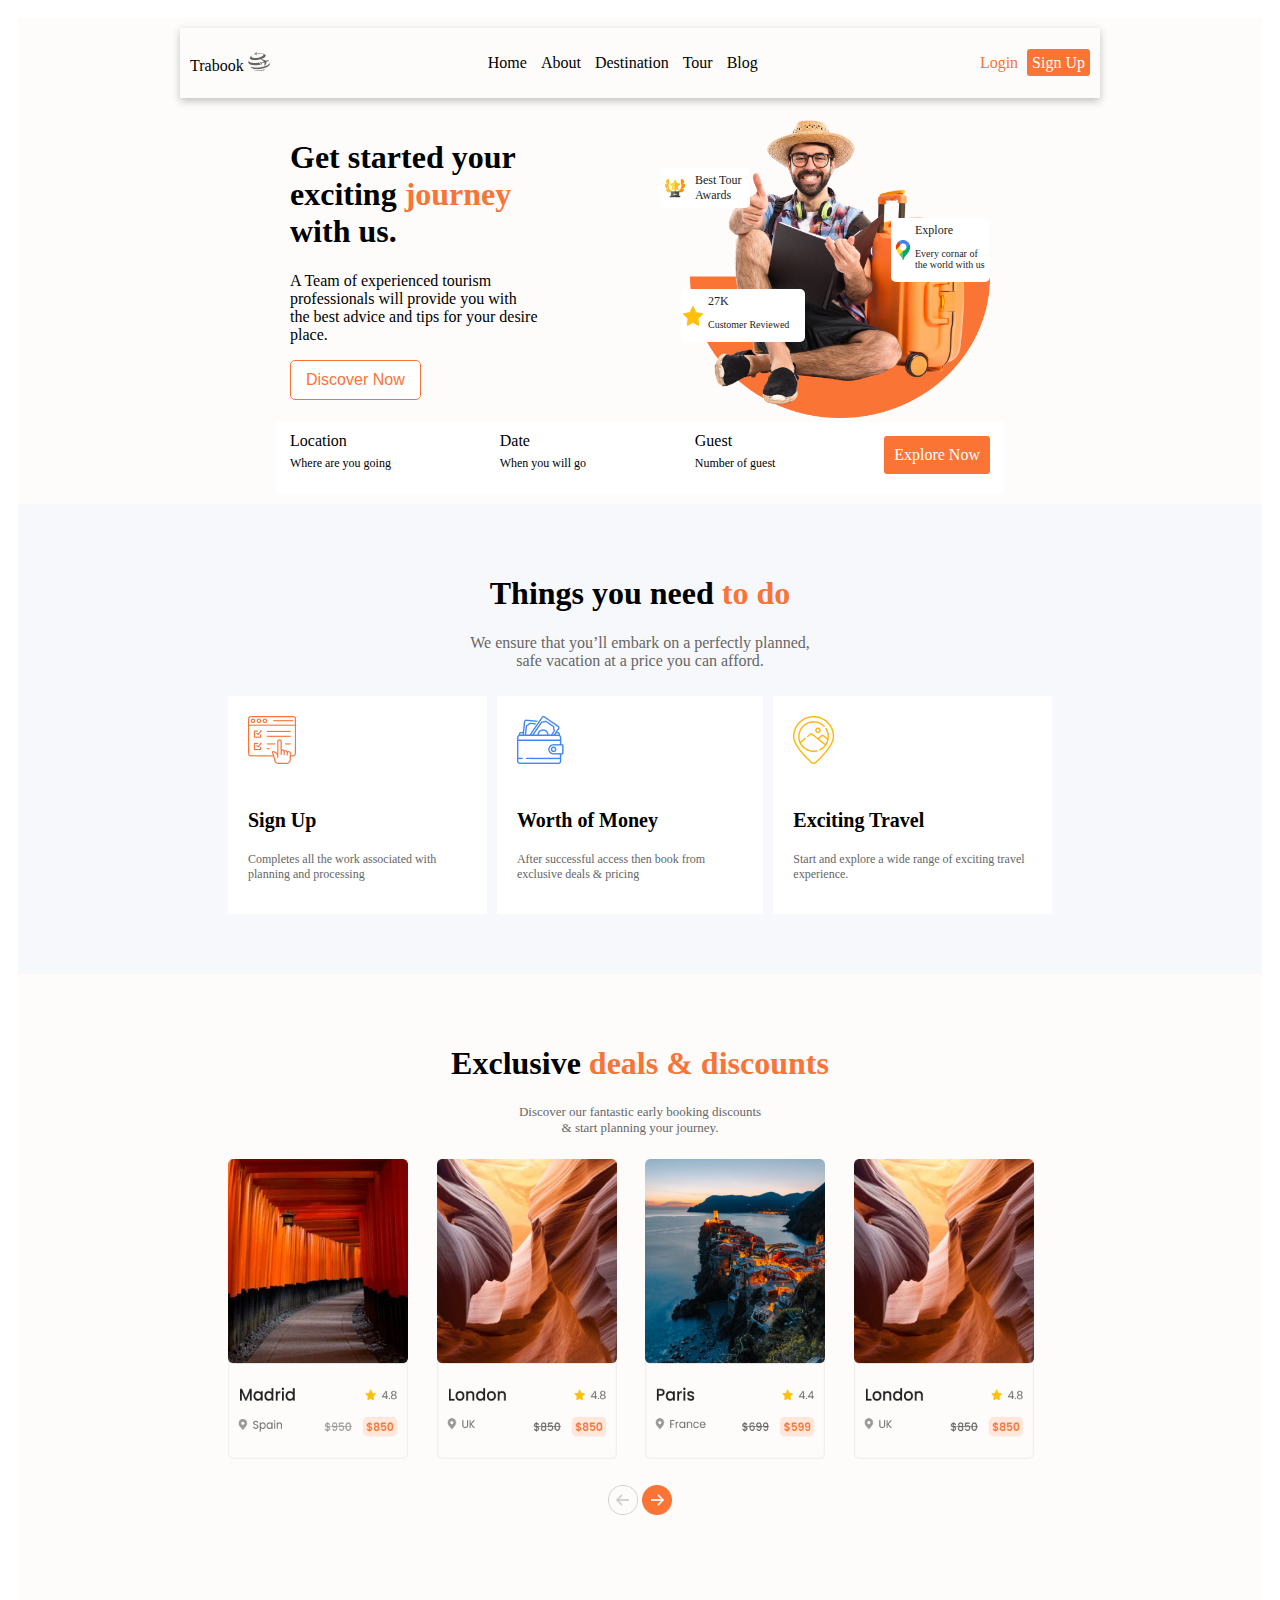
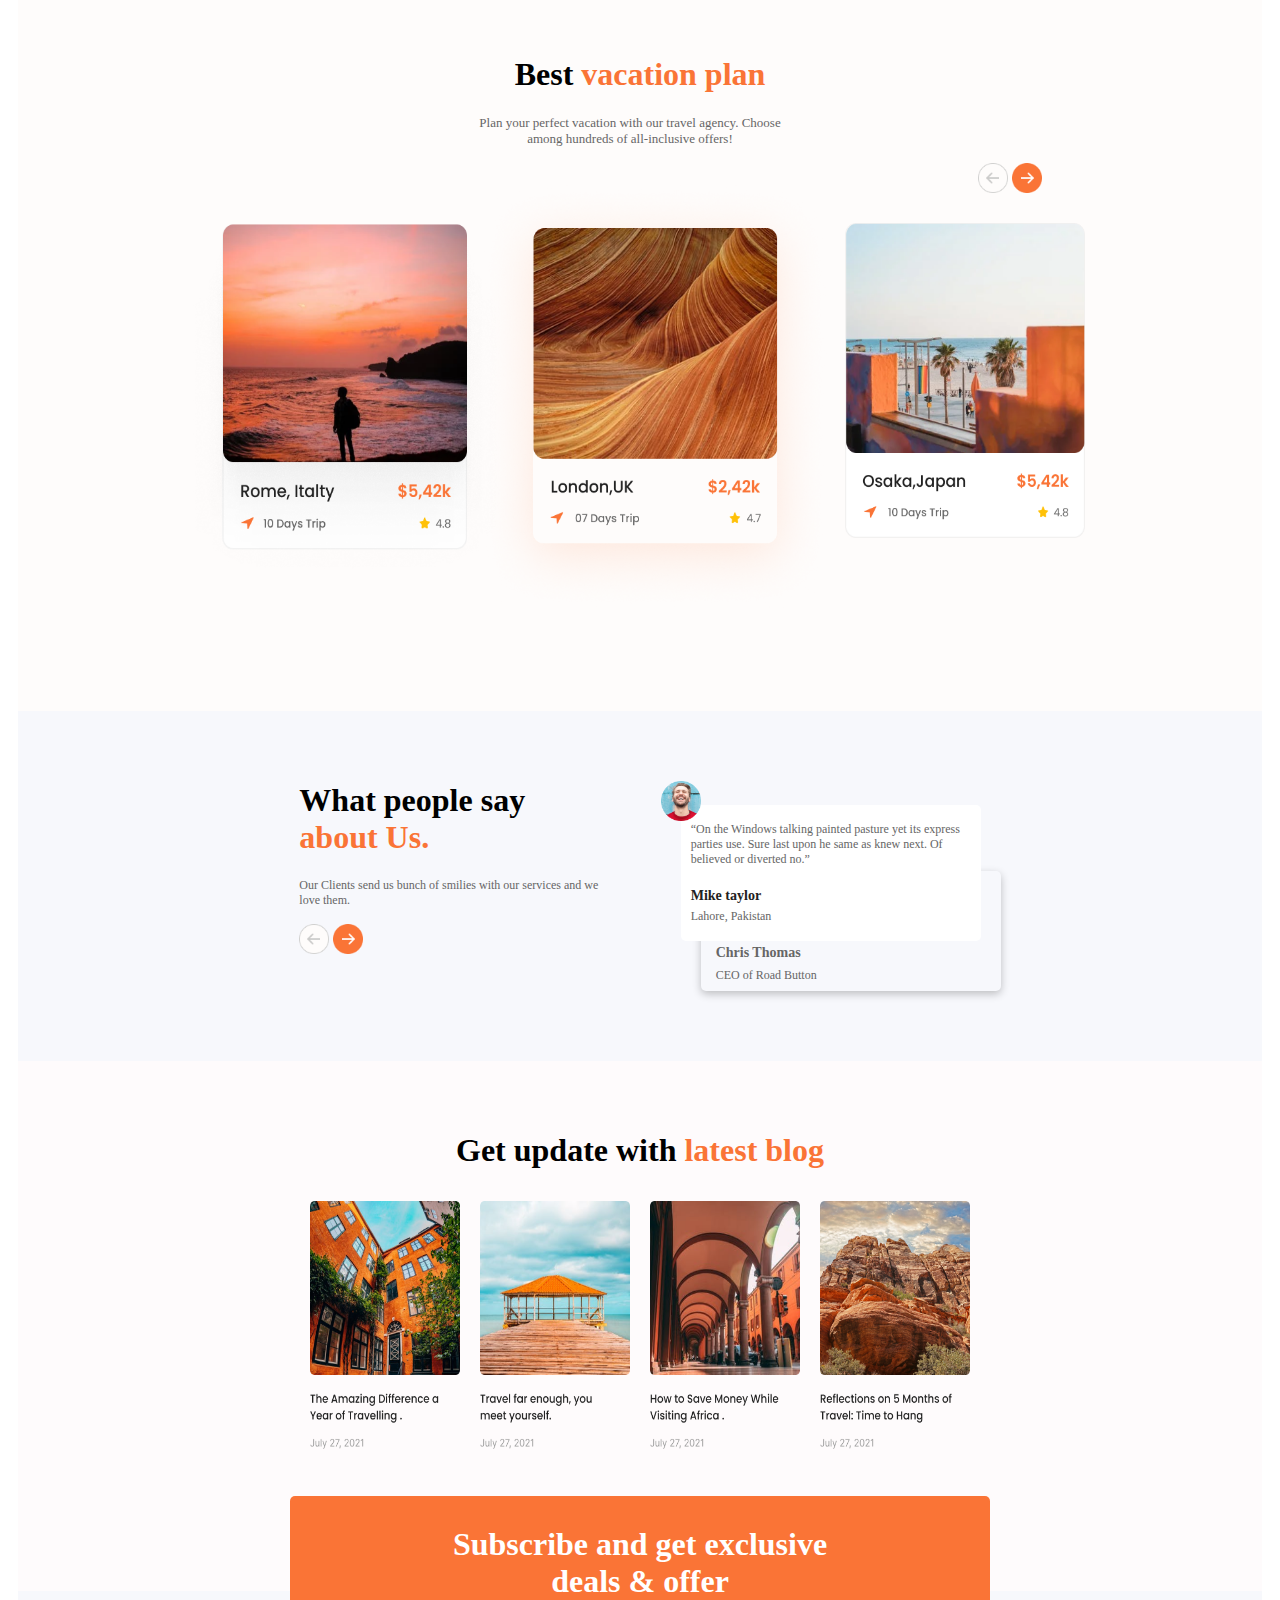
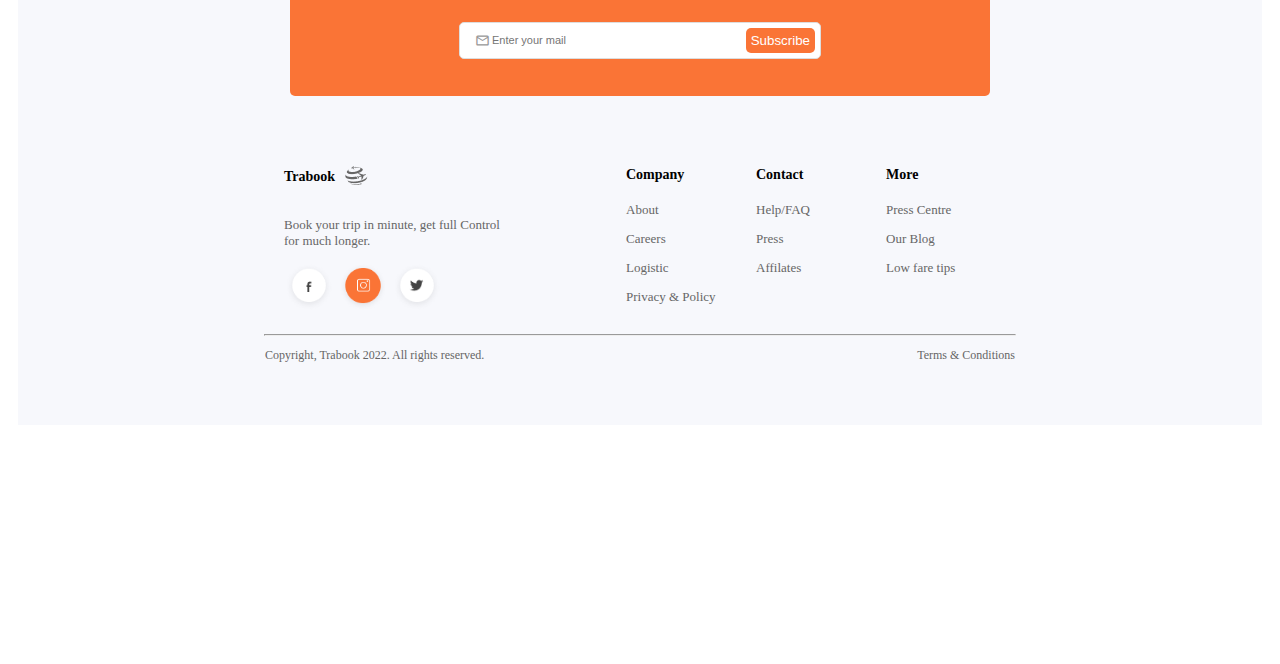
<file: index.html>
<!DOCTYPE html>
<html lang="en">
<head>
    <meta charset="UTF-8">
    <meta name="viewport" content="width=device-width, initial-scale=1.0">
    <title>Document</title>
    <link rel="stylesheet" href="./landingpage.css">
    <link rel="stylesheet" href="https://cdnjs.cloudflare.com/ajax/libs/font-awesome/4.7.0/css/font-awesome.min.css">
    <link rel="stylesheet" href="https://fonts.googleapis.com/icon?family=Material+Icons">
</head>
<body style="padding: 10px;">
    <div style="background-color: #FEFCFB;padding: 10px 100px;">
        <div class="nav-container">
            <div>
               <span class="trabook"> Trabook</span> 
               <span><img src="./assest/Vector.png"></span>
            </div>
            <div>
                <ul>
                    <li>Home</li>
                    <li>About</li>
                    <li>Destination</li>
                    <li>Tour</li>
                    <li>Blog</li>
                </ul>
            </div>
            <div>
                <ul>
                    <li style="color: #FA7436;">Login</li>
                    <li style="color: #FFFFFF;background-color: #FA7436;border-radius: 3px;">Sign Up</li>
                </ul>
            </div>
        </div>
        <div class="nav-content">
            <div style="width: 250px;">
                <h1>Get started your exciting <span style="color: #FA7436;">journey </span>with us.</h1>
                <p>A Team of experienced tourism professionals will provide you with the best advice and tips for your desire place. </p>
                <button class="button button1">Discover Now</button>
            </div>
            <div style="width: 300px;position: relative;" class="person_img">
                <img src="./assest/person.png" style="width: 300px;height: 300px;">
                <div class="tour-popup">
                    <img src="./assest/tour.png" style="width: 20px;">
                    <span style="font-size: 12px;"> Best Tour Awards</span>
                </div>
                <div class="map-popup">
                        <img src="./assest/map.png" style="width: 20px;">
                        <span>
                            <span style="font-size: 12px;">Explore</span>
                            <p style="font-size: 10px;line-height: 11px;">Every cornar of the world with us</p>
                        </span>
                </div>
                <div class="star-popup">
                    <img src="./assest/star.png" style="width: 20px;">
                    <span>
                        <span style="font-size: 12px;">27K</span>
                        <p style="font-size: 10px;line-height: 11px;">Customer Reviewed</p>
                    </span>
                </div>
            </div>
        </div>
        <div class="nav-footer" style="display: flex;">
                <span style="line-height: 10px;">
                    <span>Location</span> 
                    <p style="font-size: 12px;">Where are you going</p>
                </span>
                <span style="line-height: 10px;">
                    <span> Date</span>
                    <p style="font-size: 12px;">When you will go</p>
                </span>
                <span style="line-height: 10px;">
                    <span> Guest</span>
                    <p style="font-size: 12px;">Number of guest</p>
                </span>
                <span style="color: #FFFFFF;background-color: #FA7436;border-radius: 3px;padding: 10px;height: fit-content;">Explore Now</span>
        </div>
    </div>

    <div class="div2">
        <div style="width: 350px;justify-self: center;text-align: center;">
            <h1>Things you need <span style="color: #FA7436;">to do</span></h1>
            <p style="color: #666666;">We ensure that you’ll embark on a perfectly planned, safe vacation at a price you can afford. </p>
        </div>
        <div class="grid-container">
            <div class="grid-item">
                <img src="./assest/sign.png" style="padding-bottom: 20px;">
                <h3 style="columns: #222222;font-size:20px;line-height: 24px;">Sign Up</h3>
                <p style="color: #666666;font-size: 12px;">Completes all the work associated with planning and processing</p>
            </div>
            <div class="grid-item">
                <img src="./assest/worth.png" style="padding-bottom: 20px;">
                <h3 style="columns: #222222;font-size:20px;line-height: 24px;">Worth of Money</h3>
                <p style="color: #666666;font-size: 12px;">After successful access then book from exclusive deals & pricing</p>
            </div>
            <div class="grid-item">
                <img src="./assest/travel.png" style="padding-bottom: 20px;">
                <h3 style="columns: #222222;font-size:20px;line-height: 24px;">Exciting Travel</h3>
                <p style="color: #666666;font-size: 12px;">Start and explore a wide range of exciting travel experience.</p>
            </div>  
        </div>
    </div>

    <div class="div3">
        <div style="width: 380px;justify-self: center;text-align: center;">
            <h1>Exclusive <span style="color: #FA7436;">deals & discounts</span></h1>
            <p style="color: #666666;font-size: 13px;width: 245px;justify-self: center;">Discover our fantastic early booking discounts & start planning your journey.</p>
        </div>
        <div class="div3-grid-container">
            <!-- <div class="grid-item"> -->
                <img src="./assest/Card-1.png" class="grid-img">
            <!-- </div> -->
            <!-- <div class="grid-item"> -->
                <img src="./assest/Card-4.png" class="grid-img">
            <!-- </div> -->
            <!-- <div class="grid-item"> -->
                <img src="./assest/Card-3.png" class="grid-img">
            <!-- </div>   -->
            <!-- <div class="grid-item"> -->
                <img src="./assest/Card-4.png" class="grid-img">
            <!-- </div>  -->
        </div>
        <p style="justify-self: center;">
            <img src="./assest/Btn-1.png" style="width: 30px;height: 30px;">
            <img src="./assest/Btn-2.png" style="width: 30px;height: 30px;">
        </p>

        <div style="width: 350px;justify-self: center;text-align: center;padding-top: 100px;">
            <h1>Best <span style="color: #FA7436;">vacation plan</span></h1>
            <p style="color: #666666;font-size: 13px;width: 330px;">Plan your perfect vacation with our travel agency. Choose among hundreds of all-inclusive offers!  </p>
        </div>
        
        <p style="justify-self: end;padding-right: 20px;">
            <img src="./assest/Btn-1.png" style="width: 30px;height: 30px;">
            <img src="./assest/Btn-2.png" style="width: 30px;height: 30px;">
        </p>
        <div class="vacation-container">
            <!-- <div class="grid-item"> -->
                <img src="./assest/Card-5.png" class="card-5">
            <!-- </div> -->
            <!-- <div class="grid-item"> -->
                <img src="./assest/Card-6.png" class="card-6">
            <!-- </div> -->
            <!-- <div class="grid-item"> -->
                <img src="./assest/Card-7.png" class="card-7">
            <!-- </div>   -->
         
        </div>
    </div>
    <div class="div4">
        <div style="width: 300px;height: 250px;">
            <h1>What people say <span style="color: #FA7436;">  about Us.</span></h1>
            <p style="color: #666666;font-size: 12px;">Our Clients send us bunch of smilies with our services and we love them.</p>
            <p>
                <span><img src="./assest/Btn-1.png" style="width: 30px;height: 30px;"></span>
                <span><img src="./assest/Btn-2.png" style="width: 30px;height: 30px;"></span>
            </p>
        </div>
        <div style="width: 300px;height: 250px;">
            <img src="./assest/Image.png" style="width: 40px;height: 40px;position: relative; top: 20px;z-index: 10;right: 20px;">
            <div style="background-color: #FFFFFF;border-radius: 5px;padding: 5px 10px;text-align: left;font-size: 12px;color: #666666;    position: relative;
            z-index: 5;">
                <p>“On the Windows talking painted pasture yet its express parties use. Sure last upon he same as knew next. Of believed or diverted no.”</p>
                <h3 style="padding-top: 14px;line-height: 0px;color: #222222;">Mike taylor</h3>
                <p>Lahore, Pakistan</p>
            </div>
            <div style="padding-left: 15px;padding-top: 30px; columns: #F7F8FC;border-radius: 5px;position: relative;
    box-shadow: rgba(0, 0, 0, 0.24) 0px 3px 8px;
    bottom: 70px;left: 20px;height: 90px;">
                <h3 style="padding-top: 30px;color: #666666;font-size: 14px;">Chris Thomas</h3>
                <p style="color: #666666;font-size: 12px;line-height: 0px">CEO of Road Button</p>
            </div>
        </div>
    </div>
    <div class="blog">
        <h1 style="text-align: center;">Get update with <span style="color: #FA7436;">latest blog </span></h1>
        <div class="blog-container">
            <!-- <div class="blog-item"> -->
                <img src="./assest/blog-1.png" style="width: 150px;height: 250px;">
            <!-- </div> -->
            <!-- <div class="blog-item"> -->
                <img src="./assest/blog-2.png" style="width: 150px;height: 250px;">
            <!-- </div> -->
            <!-- <div class="blog-item"> -->
                <img src="./assest/blog-3.png" style="width: 150px;height: 250px;">
            <!-- </div>   -->
            <!-- <div class="blog-item"> -->
                <img src="./assest/blog-4.png" style="width: 150px;height: 250px;">
            <!-- </div> -->
          </div>
    </div>
    <div class="footer-div">
        <div style="display: flex;justify-content: space-around;align-items: center;">
            <div style="width: 220px;padding: 10px;">
                <div style="display: flex;align-items: center;gap: 10px;">
                    <h4> Trabook</h4> 
                    <span><img src="./assest/Vector.png"></span>
                </div>
                <p class="footergrid">Book your trip in minute, get full
                    Control for much longer.</p>
                <span>
                    <img src="./assest/fb.png" class="fb">
                    <img src="./assest/insta.png" class="fb">
                    <img src="./assest/twit.png" class="fb">
                </span>
            </div>
            <div class="footer-container">
                    <div class="footer-item">
                        <h4>Company</h4>
                        <p class="footergrid">About</p>
                        <p class="footergrid">Careers</p>
                        <p class="footergrid">Logistic</p>
                        <p class="footergrid">Privacy & Policy</p>
                    </div>
                    <div class="footer-item">
                        <h4>Contact</h4>
                        <p class="footergrid">Help/FAQ</p>
                        <p class="footergrid">Press</p>
                        <p class="footergrid">Affilates</p>
                    </div>
                    <div class="footer-item">
                        <h4>More</h4>
                        <p class="footergrid">Press Centre</p>
                        <p class="footergrid">Our Blog</p>
                        <p class="footergrid">Low fare tips</p>
                    </div>  
            </div>
        </div>
        <hr>
        <p class="copyright">
            <span>Copyright, Trabook 2022. All rights reserved.</span>
            <span>Terms & Conditions</span>
        </p>
        <!-- </div> -->
    </div>
    <div class="mail_div">
        <h1 class="subscribe">Subscribe and get exclusive deals & offer</h1>
        <div class="inp_mail_div">
            <i class="material-icons" style="color: #999999;font-size: 15px;padding-left: 10px;">mail_outline</i>
            <input style="border: none;width: 253px;font-size: 11px;" placeholder="Enter your mail"/>
            <button style="border: none;background: #FA7436; padding: 5px; color: #fff;border-radius: 5px;">Subscribe</button>
        </div>
    </div>
</body>
</html>
</file>
<file: landingpage.css>
ul {
    list-style-type: none;
    margin: 0;
    padding: 0;
  }
  
  li {
    display: inline;
    padding: 5px;
  }
  /* .active {
    background-color: #04AA6D;
  } */
   
  .nav-container{
    justify-self: center;
    display: flex;
    justify-content: space-between;
    width: 900px;
    align-items: center;
    height: 50px;
    /* background-color: antiquewhite; */
    box-shadow: rgba(0, 0, 0, 0.24) 0px 3px 8px;
    padding: 10px;
  }
  .nav-content{
    display: flex;
    justify-content: space-between;
    margin-top: 20px;
    width: 700px;
    justify-self: center;
    /* position: relative; */
  }
  .tour-popup{
    width: 80px;
   color: #222222;
   background-color: #fff;
   position: absolute;
   top: 50px;
   left: -30px;
   padding: 5px;
   display: flex;
   align-items: center;
   gap: 10px;
   border-radius: 5px;
  }
  .map-popup{
    width: 95px;
    color: #222222;
    background-color: #fff;
    display: flex;
    align-items: center;
    padding: 2px;
    gap: 2px;
    border-radius: 5px;
    position: absolute;
    top: 100px;
    right: 0px;
  }
  .star-popup{
    width: 120px;
    color: #222222;
    background-color: #fff;
    display: flex;
    align-items: center;
    padding: 2px;
    gap: 5px;
    border-radius: 5px;
    position: absolute;
    bottom: 80px;
    left: -9px;
  }
  
  .nav-footer{
    width: 700px;
    background-color: #fff;
    padding: 14px;
    border-radius: 3px;
    justify-self: center;
    justify-content: space-between;
  }
  .div2{
    background-color: #F7F8FC;
    padding: 50px 200px;
  }
  .div3{
    background-color: #FEFCFB;
    padding: 50px 200px;
  }
  .div4{
    background-color: #F7F8FC;
    padding: 50px 200px; 
    display: flex;
    justify-content: space-evenly;
  }
  .blog{
    background-color: #FEFBFC;
    padding: 50px 200px;
    padding-bottom: 130px;

  }
  .button {
    border: none;
    padding: 10px 15px;
    text-align: center;
    text-decoration: none;
    font-size: 16px; 
    
  }
  
  .button1 {
    background-color: white; 
    color: #FA7436; 
    border: 1px solid #FA7436;
    border-radius:5px;
  }
  .grid-container {
    display: grid;
    grid-template-columns: auto auto auto;
    padding: 10px;
    gap:10px;
    /* justify-self: center; */
  }
  .grid-img{
    width: 180px;
    height: 300px;
  }
  .div3-grid-container {
    display: grid;
    grid-template-columns: auto auto auto auto;
    padding: 10px;
    gap:10px;
  }
  .vacation-container{
    display: grid;
    grid-template-columns: auto auto auto;
    padding: 10px;
    justify-self: center;
    /* gap:10px; */
  }
  .card-5{
    width: 350px;
    height: 370px;
    position: relative;
  }
  .card-6{
    bottom: 40px;
    position: relative;
    width: 350px;
    height: 428px;
    right: 40px;
  }
  .card-7{
    width: 240px;
    height: 315px;
    position: relative;
    right: 25px;
  }
  .grid-item {
   
    /* border: 1px solid rgba(0, 0, 0, 0.8); */
    background-color: #fff;
    padding: 20px;
    /* text-align: center; */
    
  }
  .subscribe{
    width: 450px;
    color: #fff;
    text-align: center;
    padding-top: 30px;
    justify-self: center;
  }
  .mail_div{
    justify-self: center;
    border-radius: 5px;
    background-color: #FA7436;
    width: 700px;
    height: 200px;
    position: relative;
    bottom: 550px
  }
  .inp_mail_div{
    justify-self: center;
        border: 1px solid #DDD;
        width: 350px;
        background: white;
        border-radius: 5px;
        display: flex;
        align-items: center;
        padding: 5px;
  }
  .blog-container {
    display: grid;
    grid-template-columns: auto auto auto auto;
    gap:20px;
    justify-self: center;
    padding: 10px;
  }
  .fb{
    width: 50px;
  }
  /* .blog-item {
    border: 1px solid rgba(0, 0, 0, 0.8);
    padding: 20px;
    text-align: center;
  } */
  .footer-container {
    display: grid;
    grid-template-columns: auto auto auto;
   gap:10px;
   
  }
  .footer-item {
  
    /* border: 1px solid rgba(0, 0, 0, 0.8); */
   width: 120px;
  }
  .footergrid{
    color: #666666;
    font-size: 13px;
  }
  .footer-div{
    background-color: #F7F8FC;
    padding: 50px 200px;
    padding-top: 150px;
  }
  h4{
    font-size: 14px;
  }
  .copyright{
    display: flex;
        justify-content: space-between;
        width: 750px;
        justify-self: center;
        font-size: 12px;
        color: #666666;
  }
  hr{
    width: 750px;
    color: #999999;
  }

  /* media query */
@media screen and (max-width:720px){
  .nav-container{
    width: 540px;
  }
  .nav-content{
    width: 600px;
  }
   .nav-footer{
    width: 500px;
   }
   .div2{
    padding: 50px;
  }
  .grid-img{
    width: 120px;
    height: 170px;
  }
  .div3{
    padding: 50px;
  }
  .div4{
    padding: 50px; 
  }
  .card-5{
    width: 210px;
    height: 250px;
  }
  .card-6{
    width: 210px;
    height: 307px;
  }
  .card-7{
    width: 175px;
    height: 222px;
    right: 49px;
  }
  .mail_div{
    width: 500px;
    bottom: 530px;
  }
  hr{
    width: 580px;
  }
  .footer-div{
    padding: 50px;
    padding-top: 130px;

  }
  .copyright{
    width: 570px;
  }
}  

@media screen and (max-width:480px){
    /* .grid-container{
        grid-template-columns: auto auto;
    } */
  .nav-container {
    width: 423px;
  }
  .trabook{
    font-size: 13px;
  }
  ul{
    font-size: 12px;
  }
  .nav-content {
    width: 300px;
  }
  .nav-footer {
    width: 400px;
  }
  .person_img{
    display: none;
  }
  .div3-grid-container {
    grid-template-columns: auto auto;
  }
  .vacation-container {
    grid-template-columns: auto auto;
  }
  .card-7 {
    left: 100px;
    bottom: 70px;
  }
  .blog{
    padding: 50px;
    padding-bottom: 100px;
  }
  .blog-container {
    grid-template-columns: auto auto;
  }
  .mail_div {
    width: 400px;
    bottom: 450px;
  }
  .footergrid {
    font-size: 10px;
  }
  .fb{
    width: 20px;
  }
  .footer-div {
    padding: 15px;
    padding-top: 100px;
  }
  hr {
    width: 410px;
  }
  .subscribe{
    width: 310px;
  }
  .copyright {
    width: 420px;
  }

}
</file>
